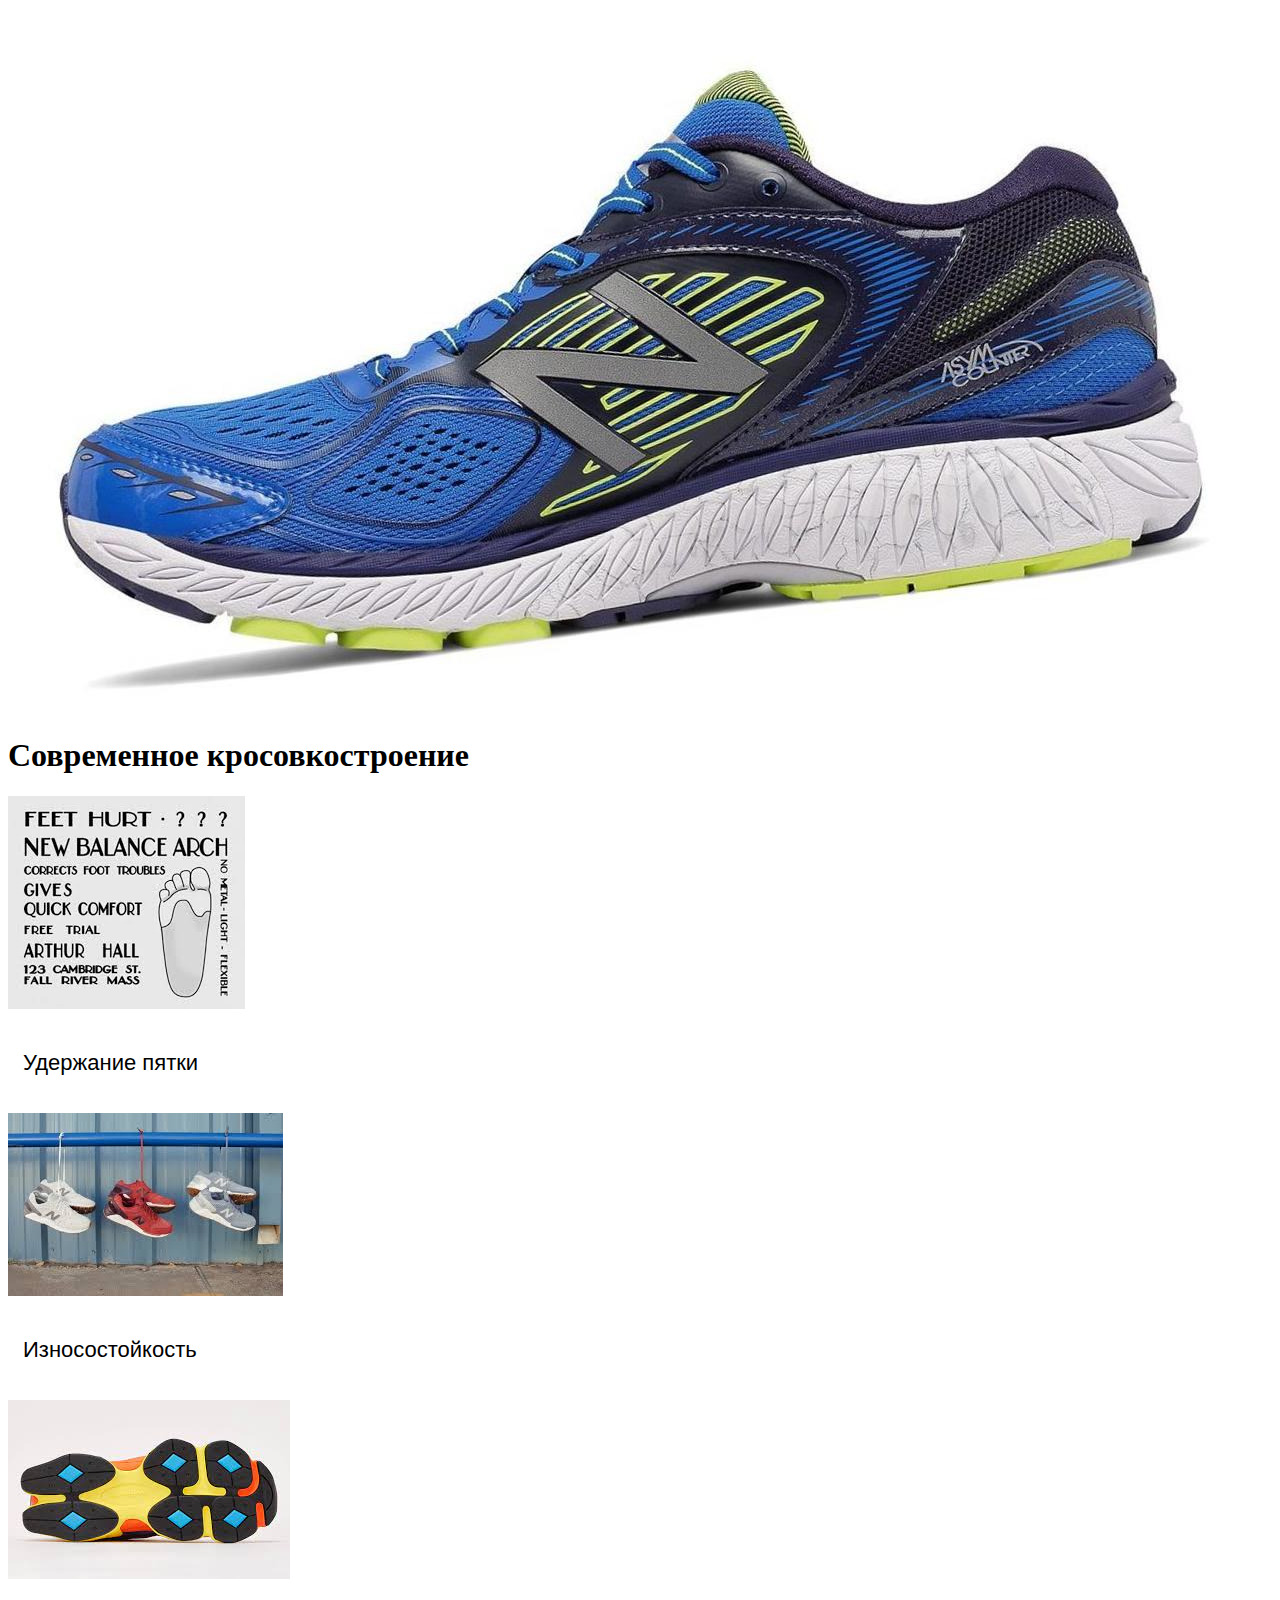
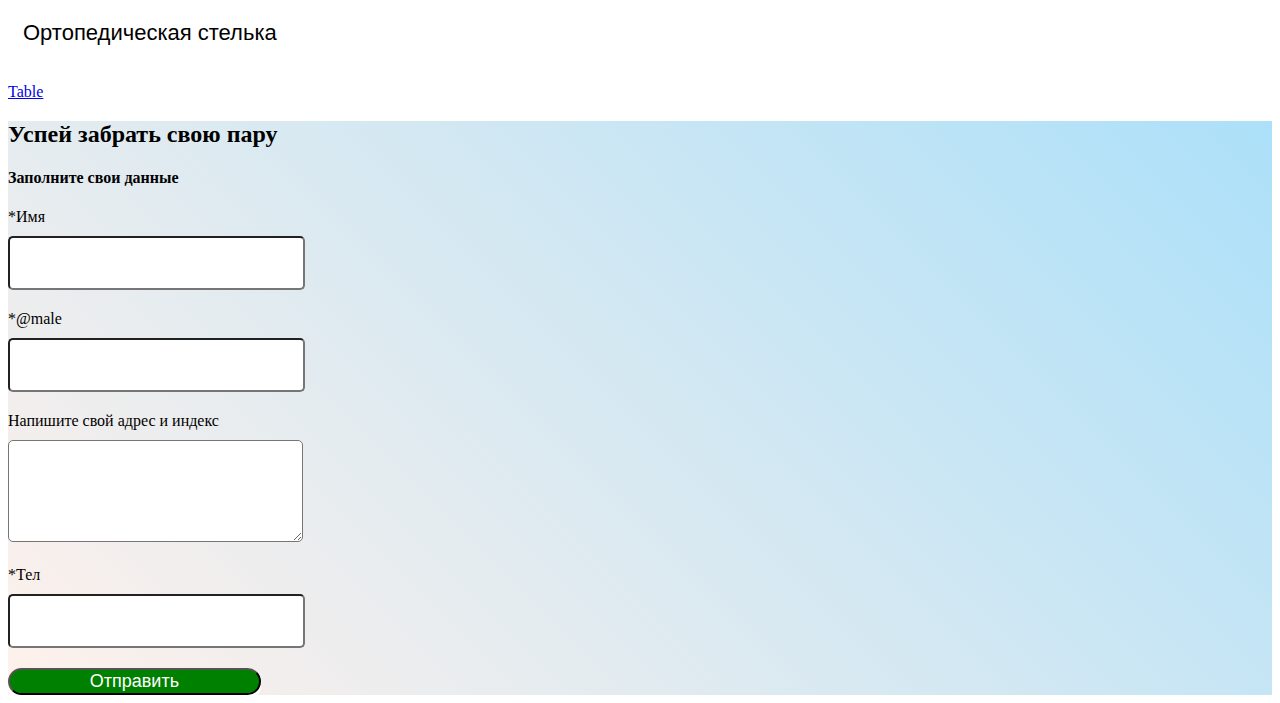
<file: index.html>
<!DOCTYPE html>
<html lang="en">
<head>
    <meta charset="UTF-8">
    <meta http-equiv="X-UA-Compatible" content="IE=edge">
    <meta name="viewport" content="width=device-width, initial-scale=1.0">
    <link rel="stylesheet" href="./style.css">
    <title>Project</title>
    <link href="https://cdn.jsdelivr.net/npm/bootstrap@5.3.0/dist/css/bootstrap.min.css" rel="stylesheet" integrity="sha384-9ndCyUaIbzAi2FUVXJi0CjmCapSmO7SnpJef0486qhLnuZ2cdeRhO02iuK6FUUVM" crossorigin="anonymous">
</head>
<body>
      <div class="container-fluid text-center ">
        <div class="header row">
            <div class="col">
                <img src="./img/new-balance-860v7-men-s-distance-shoes-m860by7-blue-yellow-3aed-main.28345214.c4d64c9b.jpg" alt="ne udalos">
                <h1 class="p-4">Современное кросовкостроение</h1>
            </div>
    
    </div>
    <div class="content row row-cols-3">
        <div class="sv1 col">

         <img src="./img/пятка.jpg" alt="">
         <p>Удержание пятки</p>
         </div>   
        
        <div class="sv2 col">
                <img src="./img/стойкие.jpg" alt="">
                <p>Износостойкость</p> 
            </div>
           
            <div class="sv3 col">
                <img src="./img/стелька.jpg" alt="">
                <p>Ортопедическая стелька</p>
            </div>
        
    </div>
    <div>
      <a href="admin.html">Table</a>
    </div>
    <div class="footer row">
      <h2 class="fs-1 p-2">Успей забрать свою пару</h2>
      <form col action="#" id="form" class="form-ft m-0 p-3">
        <h4 class="p-2">Заполните свои данные</h4>
        <div class="form-item">
          <label for="formName" class="form-label" >*Имя</label>
          <input id="formName" name="name" type="text" class="form-input" >
        </div>
        <div class="form-item">
          <label for="formEmale" class="form-label" >*@male</label>
          <input id="formEmale" name="Emale" type="text" class="form-input">
        </div>       
        <div class="form-item">
          <label for="forMessage" class="form-label">Напишите свой адрес и индекс</label>
          <textarea name="message" id="forMessage" class="form-input"></textarea>
        </div>
        <div class="form-item">
          <label for="formPhone" class="form-label" >*Тел</label>
          <input id="formPhone" name="phone" type="text" class="form-input">
        </div>
        <button type="submit" class="form-button" >Отправить</button>
      </form>
          </div>
        </div>
      </div>
    </div>  
      </div> 
       
<script src="./script.js"></script>
<script src="https://cdn.jsdelivr.net/npm/bootstrap@5.3.0/dist/js/bootstrap.bundle.min.js" integrity="sha384-geWF76RCwLtnZ8qwWowPQNguL3RmwHVBC9FhGdlKrxdiJJigb/j/68SIy3Te4Bkz" crossorigin="anonymous"></script>

</body>
</html>
</file>
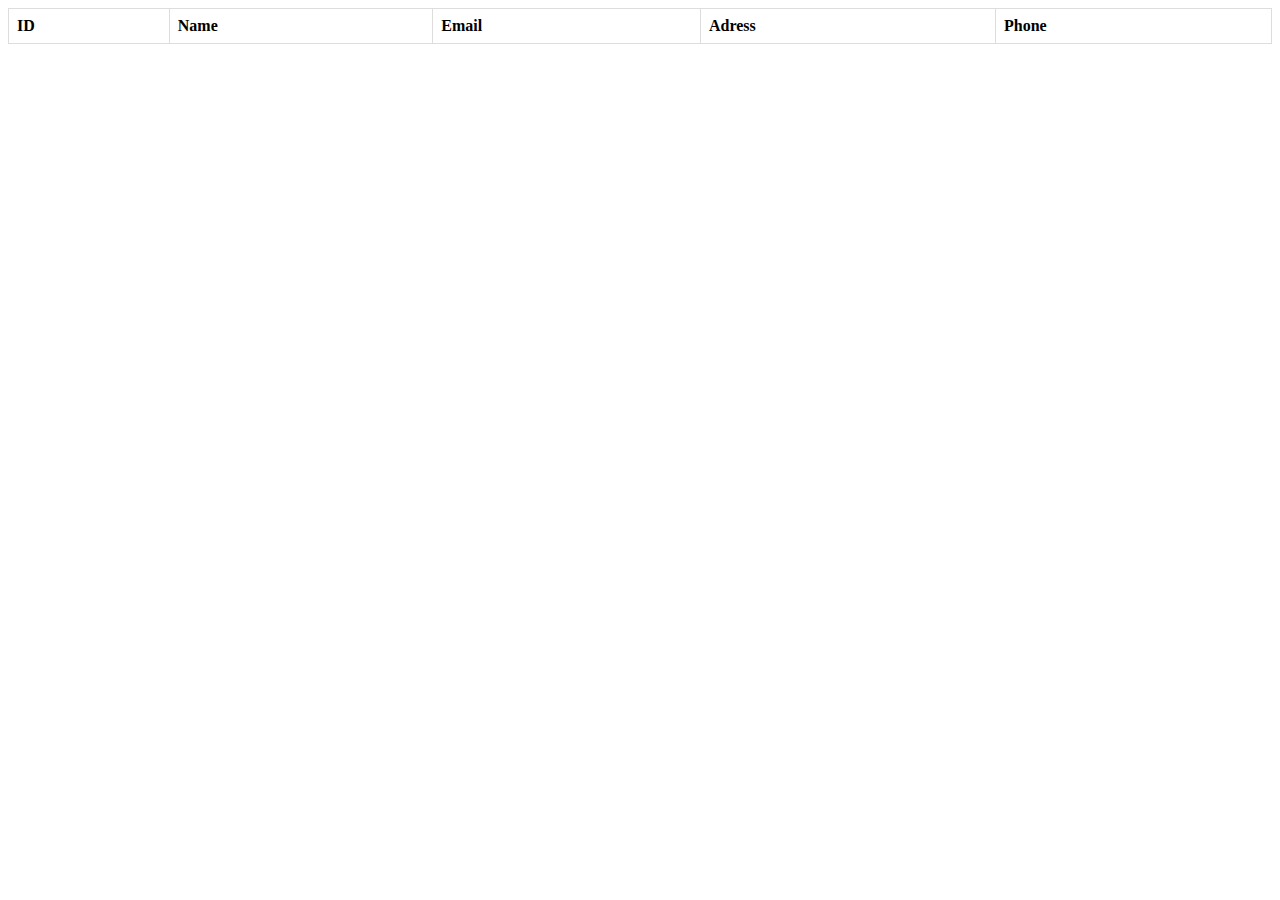
<file: admin.html>
<!DOCTYPE html>
<html>
<head>
  <title>Таблица с данными</title>
  <link rel="stylesheet" href="./admin.css">
</head>
<body>

  <table class="usersTable">
  <thead>
    <tr><th>ID</th>
      <th>Name</th>
      <th>Email</th>
      <th>Adress</th>
      <th>Phone</th></tr>
  </thead>
  <tbody></tbody>
  </table>
<script src="./admin.js"></script>
</body>



</html>
</file>
<file: style.css>
p {
padding: 15px;
font-size: 22px;
font-family: 'Franklin Gothic Medium', 'Arial Narrow', Arial, sans-serif;
}


.footer {
background: linear-gradient(45deg, #fff1eb, #ace0f9);
}


.form-ft {
    min-width: 550px;
}
.form-item {
    margin-bottom: 20px;
}
.form-label {
    font-style: 18px;
    display: block;
    margin-bottom: 10px;
}
.form-input {
    height: 50px;
    padding: 0px 20px;
    border-radius: 5px;
    width: 20%;
    font-style: 18px;
}

textarea.form-input {
    min-height: 60px;
    resize: vertical;
    padding: 20px;
}


.form-button {
    width: 20%;
    justify-content: center;
    align-items: center;
    background-color: green;
    color:white;
    font-size: 18px;
    font-weight: 300;
    cursor: pointer;
    border-radius: 20px;
    box-shadow: 0 5px 0 white;
};
</file>
<file: admin.css>
table {
      border-collapse: collapse;
      width: 100%;
    }

    th, td {
      border: 1px solid #dddddd;
      text-align: left;
      padding: 8px;
    }
</file>
